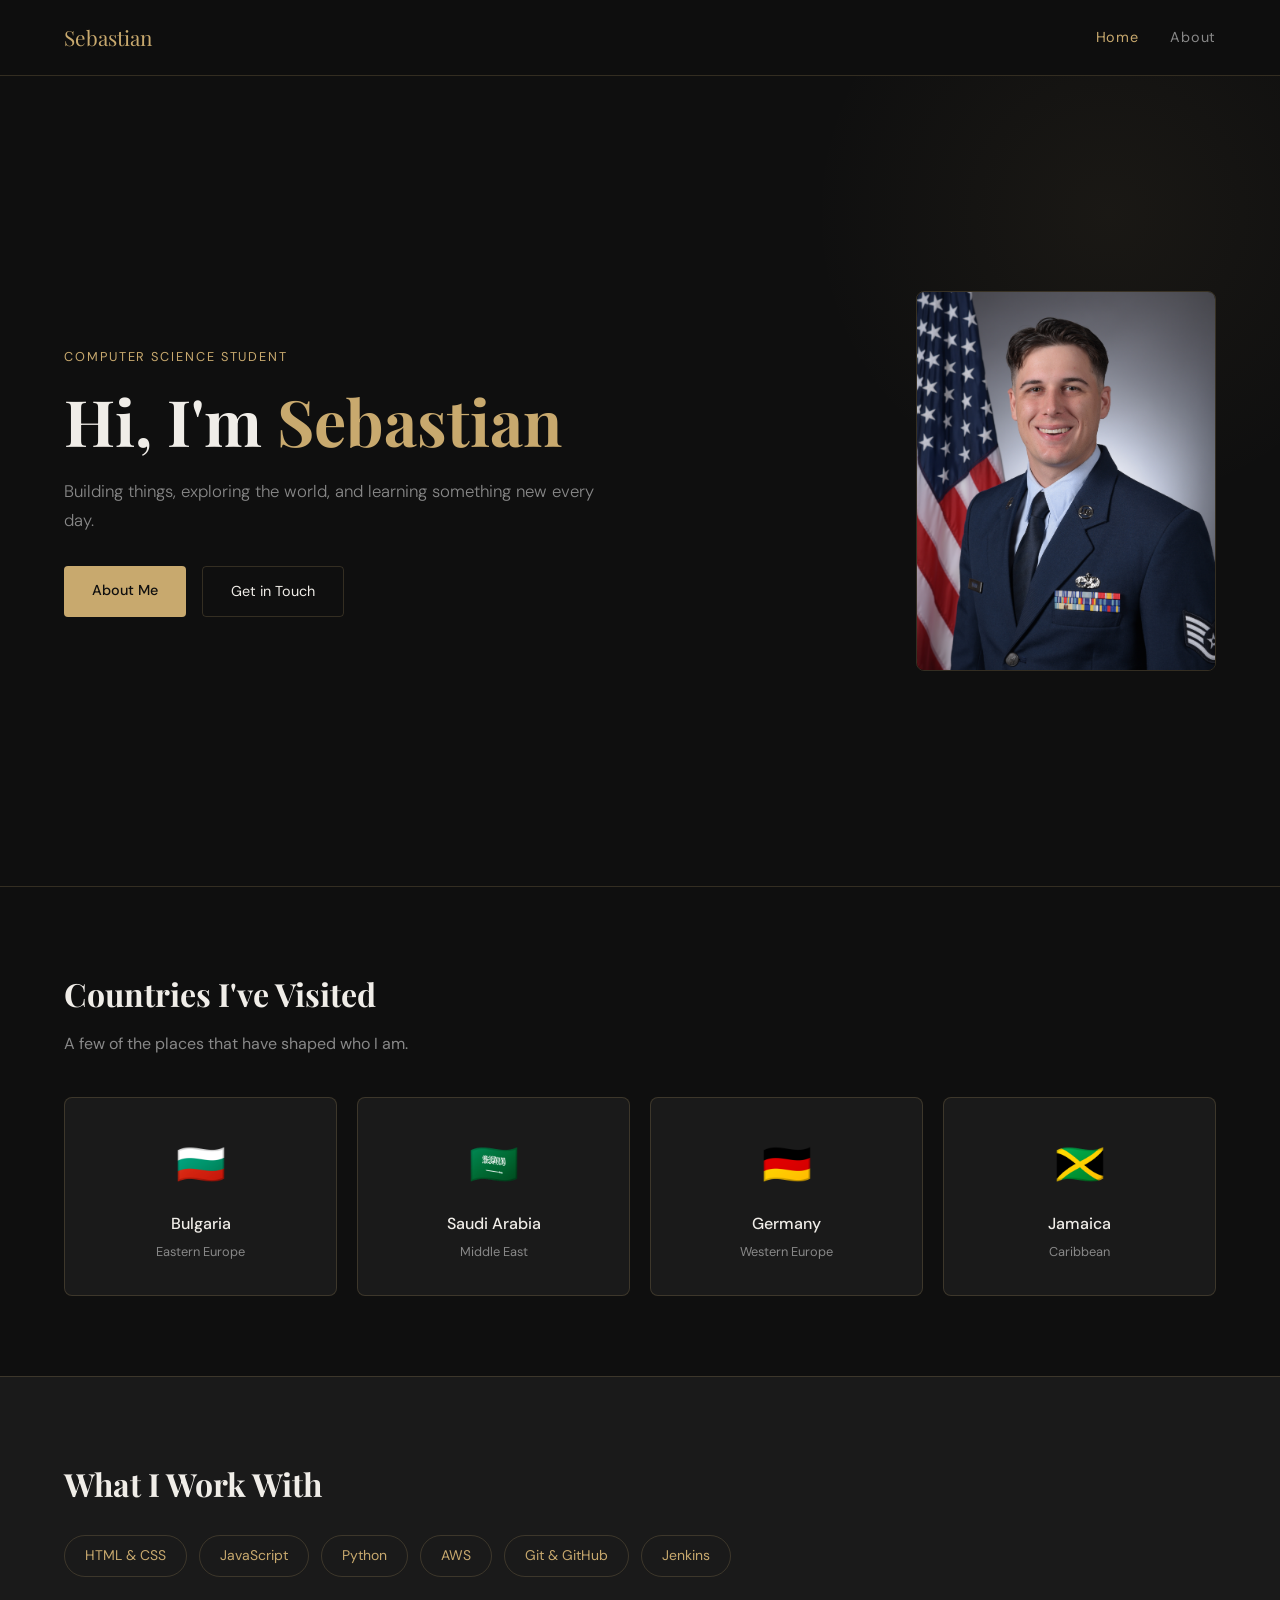
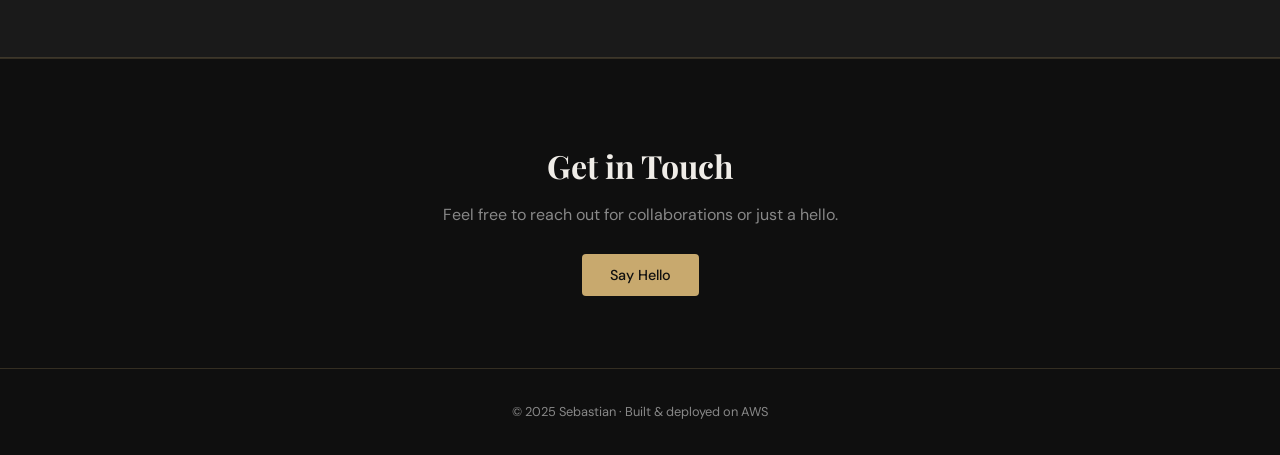
<file: index.html>
<!-- ===PORTFOLIO HOMEPAGE=== -->
<!DOCTYPE html>
<html lang="en">
<head>
  <meta charset="UTF-8" />
  <meta name="viewport" content="width=device-width, initial-scale=1.0"/>
  <title>Sebastian | CS Student</title>
  <link href="https://fonts.googleapis.com/css2?family=Playfair+Display:wght@400;700&family=DM+Sans:wght@300;400;500&display=swap" rel="stylesheet"/>
  <link rel="stylesheet" href="style.css"/>
</head>
<body>

<!-- Navigation Bar - sticky header with logo and page links -->
  <nav>
    <div class="nav-name">Sebastian</div>
    <div class="nav-links">
      <a href="index.html" class="active">Home</a>
      <a href="about.html">About</a>
    </div>
  </nav>

<!-- Hero Section - main introduction with AWS Diagram 
  <header class="hero">
    <div class="hero-content">
      <p class="hero-tag">Computer Science Student</p>
      <h1>Hi, I'm <span class="accent">Sebastian</span></h1>
      <p class="hero-sub">Building things, exploring the world, and learning something new every day.</p>
      <div class="hero-btns">
        <a href="about.html" class="btn-primary">About Me</a>
        <a href="#contact" class="btn-secondary">Get in Touch</a>
      </div>
    </div>-->

<!-- Animated globe with concentric rings 
    <div class="hero-globe">
      <div class="globe-ring"></div>
      <div class="globe-ring r2"></div>
      <div class="globe-core">🌍</div>
    </div>
  </header>-->

<!-- Hero Section -->
  <header class="hero">
    <div class="hero-content">
      <p class="hero-tag">Computer Science Student</p>
      <h1>Hi, I'm <span class="accent">Sebastian</span></h1>
      <p class="hero-sub">Building things, exploring the world, and learning something new every day.</p>
      <div class="hero-btns">
        <a href="about.html" class="btn-primary">About Me</a>
        <a href="#contact" class="btn-secondary">Get in Touch</a>
      </div>
    </div>

    <div class="hero-photo">
      <img src="AF_img.JPG" alt="Sebastian" />
    </div>
  </header>

<!-- Countries Section - showcases travel experience with flag cards -->
  <section class="countries-section">
    <h2>Countries I've Visited</h2>
    <p class="section-sub">A few of the places that have shaped who I am.</p>
    <div class="countries-grid">
      <div class="country-card">
        <div class="country-flag">🇧🇬</div>
        <div class="country-name">Bulgaria</div>
        <div class="country-region">Eastern Europe</div>
      </div>
      <div class="country-card">
        <div class="country-flag">🇸🇦</div>
        <div class="country-name">Saudi Arabia</div>
        <div class="country-region">Middle East</div>
      </div>
      <div class="country-card">
        <div class="country-flag">🇩🇪</div>
        <div class="country-name">Germany</div>
        <div class="country-region">Western Europe</div>
      </div>
      <div class="country-card">
        <div class="country-flag">🇯🇲</div>
        <div class="country-name">Jamaica</div>
        <div class="country-region">Caribbean</div>
      </div>
    </div>
  </section>

<!-- Skills Section - technical skills and tools showcase -->
  <section class="skills-section">
    <h2>What I Work With</h2>
    <div class="skills-grid">
      <div class="skill-item">HTML & CSS</div>
      <div class="skill-item">JavaScript</div>
      <div class="skill-item">Python</div>
      <div class="skill-item">AWS</div>
      <div class="skill-item">Git & GitHub</div>
      <div class="skill-item">Jenkins</div>
    </div>
  </section>

<!-- Contact Section - call to action with email link -->
  <section class="contact-section" id="contact">
    <h2>Get in Touch</h2>
    <p>Feel free to reach out for collaborations or just a hello.</p>
    <a href="mailto:sebastian@example.com" class="btn-primary">Say Hello</a>
  </section>

<!-- Footer -->
  <footer>
    <p>© 2025 Sebastian · Built & deployed on AWS</p>
  </footer>

<!-- Intersection Observer for scroll animations -->
  <script src="script.js"></script>
</body>
</html>
</file>
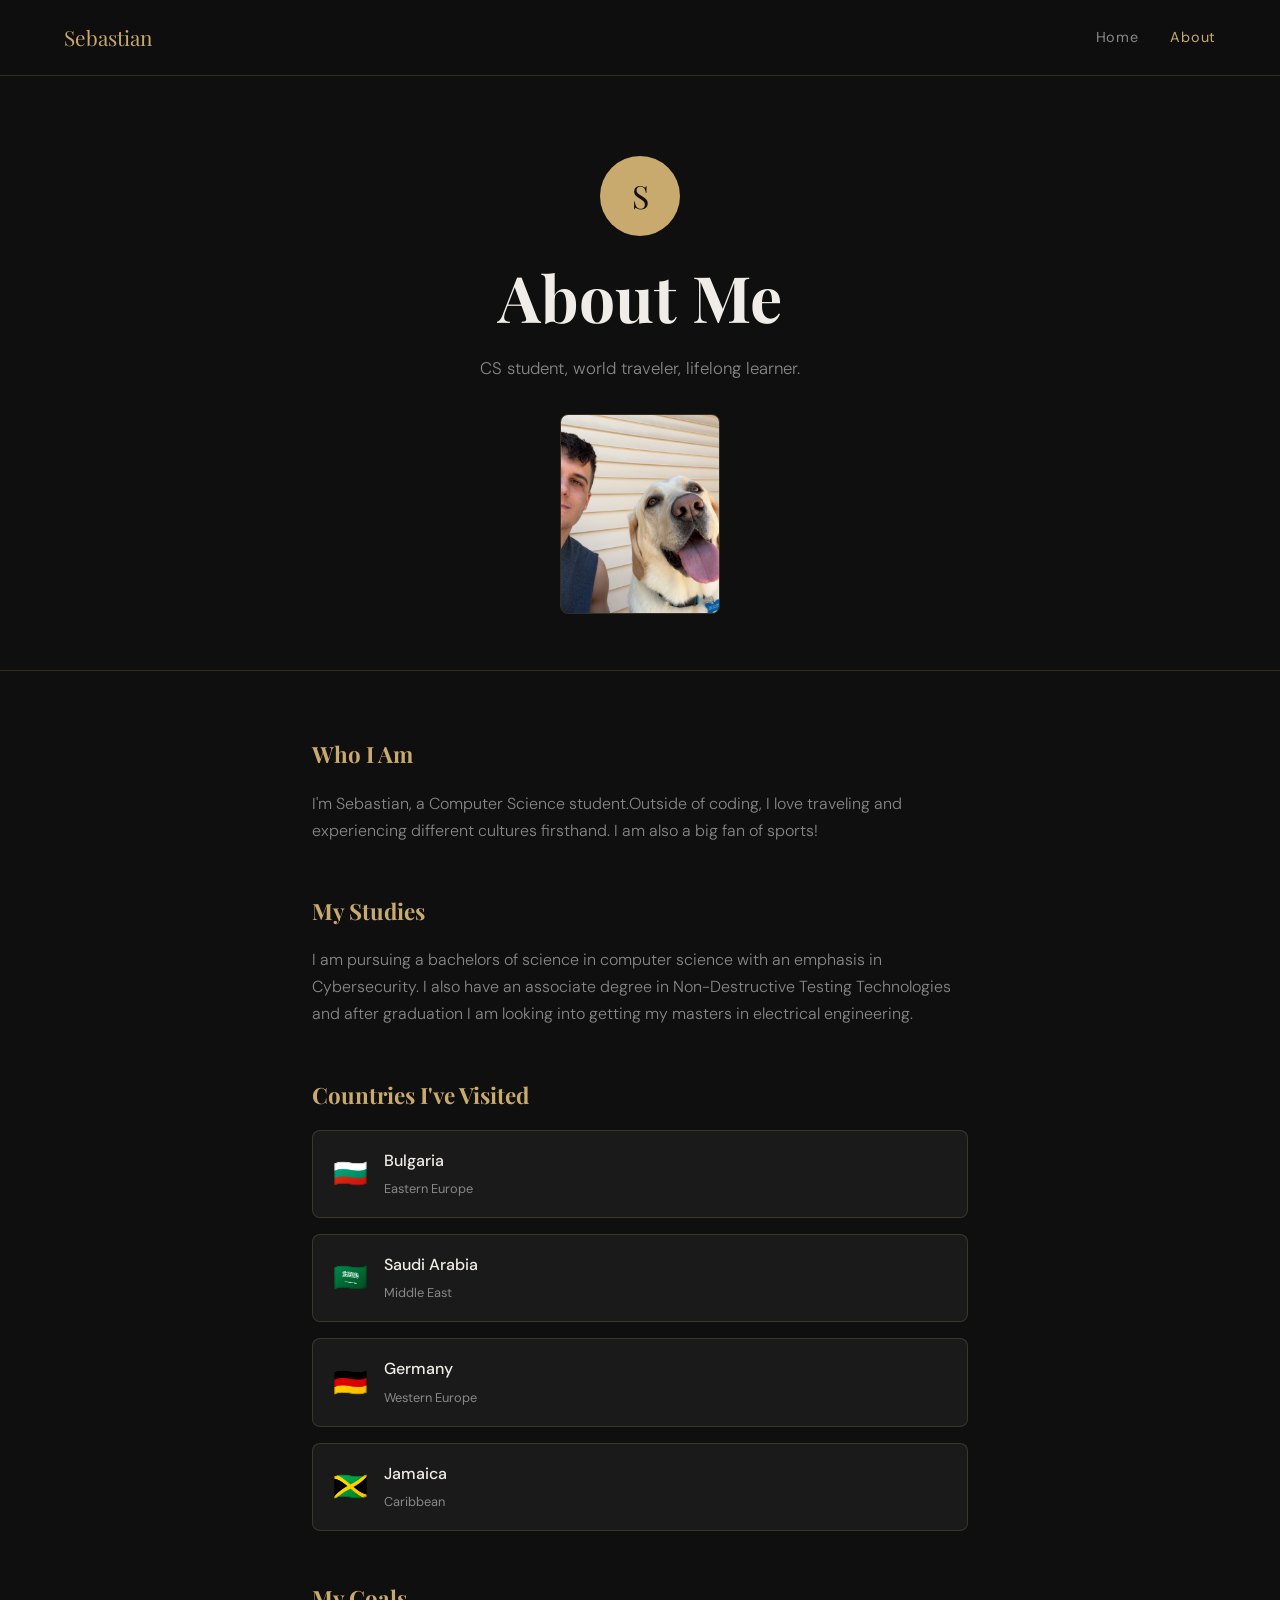
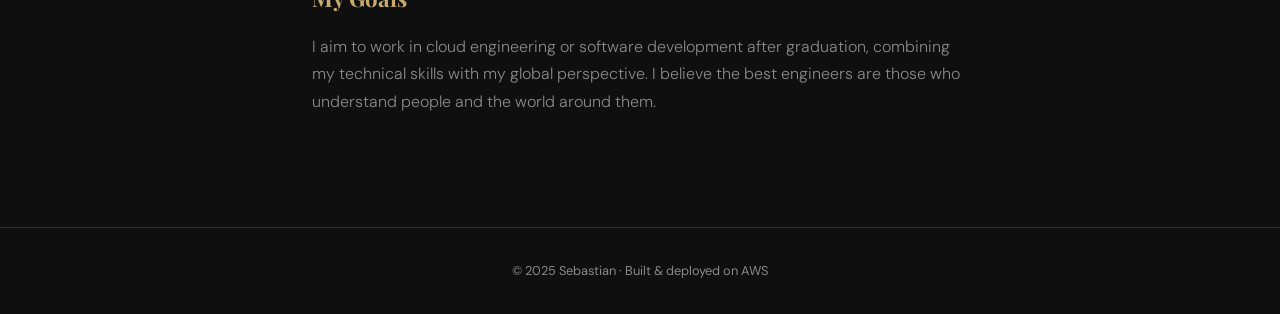
<file: about.html>
<!-- ===ABOUT PAGE=== -->

<!DOCTYPE html>
<html lang="en">
<head>
  <meta charset="UTF-8" />
  <meta name="viewport" content="width=device-width, initial-scale=1.0"/>
  <title>About | Sebastian</title>
  <link href="https://fonts.googleapis.com/css2?family=Playfair+Display:wght@400;700&family=DM+Sans:wght@300;400;500&display=swap" rel="stylesheet"/>
  <link rel="stylesheet" href="style.css"/>
</head>
<body>

<!-- Navigation Bar - consistent with homepage -->
  <nav>
    <div class="nav-name">Sebastian</div>
    <div class="nav-links">
      <a href="index.html">Home</a>
      <a href="about.html" class="active">About</a>
    </div>
  </nav>

<!-- About Hero - page header with avatar and tagline -->
  <section class="about-hero">
    <div class="about-avatar">S</div>
    <h1>About Me</h1>
    <p class="hero-sub">CS student, world traveler, lifelong learner.</p>
    <div class="about-photo">
    <img src="Reggie_img.JPG" alt="Sebastian" />
  </div>
  </section>

<!-- About Body - main content with multiple sections -->
  <section class="about-body">
    <!-- Introduction Section -->
    <div class="about-block">
      <h2>Who I Am</h2>
      <p>I'm Sebastian, a Computer Science student.Outside of coding, I love traveling and experiencing different cultures firsthand. I am also a big fan of sports!</p>
    </div>

<!-- Education Section -->
    <div class="about-block">
      <h2>My Studies</h2>
      <p>I am pursuing a bachelors of science in computer science with an emphasis in Cybersecurity. I also have an associate degree in Non-Destructive Testing Technologies and after graduation I am looking into getting my masters in electrical engineering.</p>
    </div>

<!-- Travel Experience Section -->
    <div class="about-block">
      <h2>Countries I've Visited</h2>
      <div class="about-countries">
        <div class="about-country">
          <span class="flag">🇧🇬</span>
          <div>
            <strong>Bulgaria</strong>
            <span>Eastern Europe</span>
          </div>
        </div>
        <div class="about-country">
          <span class="flag">🇸🇦</span>
          <div>
            <strong>Saudi Arabia</strong>
            <span>Middle East</span>
          </div>
        </div>
        <div class="about-country">
          <span class="flag">🇩🇪</span>
          <div>
            <strong>Germany</strong>
            <span>Western Europe</span>
          </div>
        </div>
        <div class="about-country">
          <span class="flag">🇯🇲</span>
          <div>
            <strong>Jamaica</strong>
            <span>Caribbean</span>
          </div>
        </div>
      </div>
    </div>

<!-- Career Goals Section -->
    <div class="about-block">
      <h2>My Goals</h2>
      <p>I aim to work in cloud engineering or software development after graduation, combining my technical skills with my global perspective. I believe the best engineers are those who understand people and the world around them.</p>
    </div>
  </section>

<!-- Footer -->
  <footer>
    <p>© 2025 Sebastian · Built & deployed on AWS</p>
  </footer>

<!-- Intersection Observer for scroll animations -->
  <script src="script.js"></script>
</body>
</html>
</file>
<file: style.css>
/* ================================================
   GLOBAL STYLES & CSS VARIABLES
   Dark theme color palette with gold accents
   ================================================ */

/* Reset all default margins and padding */
*, *::before, *::after { box-sizing: border-box; margin: 0; padding: 0; }

/* Color scheme - accessible from anywhere via var(--name) */
:root {
  --dark: #0f0f0f;          /* Main background */
  --dark2: #1a1a1a;         /* Secondary background */
  --dark3: #242424;         /* Tertiary background */
  --accent: #c8a96e;        /* Primary gold accent */
  --accent2: #e8c98e;       /* Secondary gold accent */
  --text: #f0ede8;          /* Primary text color */
  --muted: #888;            /* Muted/secondary text */
  --border: rgba(200,169,110,0.2); /* Transparent border */
}

/* Main body styles - applied to entire page */
body {
  font-family: 'DM Sans', sans-serif;
  background: var(--dark);
  color: var(--text);
  line-height: 1.7;
}

/* NAVIGATION BAR - sticky header */
nav {
  display: flex;
  justify-content: space-between;
  align-items: center;
  padding: 1.25rem 4rem;
  border-bottom: 1px solid var(--border);
  position: sticky; /* Stays at top when scrolling */
  top: 0;
  background: rgba(15,15,15,0.95); /* Semi-transparent */
  backdrop-filter: blur(8px); /* Blur effect behind nav */
  z-index: 100; /* Above other content */
}

/* Navigation logo */
.nav-name {
  font-family: 'Playfair Display', serif;
  font-size: 1.3rem;
  color: var(--accent);
}

/* Navigation links container */
.nav-links { display: flex; gap: 2rem; }

/* Individual navigation links */
.nav-links a {
  text-decoration: none;
  color: var(--muted);
  font-size: 0.9rem;
  letter-spacing: 0.05em;
  transition: color 0.2s; /* Smooth color transition */
}

/* Hover and active link states */
.nav-links a:hover, .nav-links a.active { color: var(--accent); }

/* HERO SECTION - main landing area */
.hero {
  min-height: 90vh; /* Full viewport height */
  display: flex;
  align-items: center;
  justify-content: space-between;
  padding: 4rem;
  gap: 2rem;
  position: relative;
  overflow: hidden;
}

/* Decorative background gradient circle */
.hero::before {
  content: '';
  position: absolute;
  top: -20%;
  right: -10%;
  width: 600px;
  height: 600px;
  background: radial-gradient(circle, rgba(200,169,110,0.06) 0%, transparent 70%);
  pointer-events: none; /* Don't interfere with clicks */
}

/* Hero text content container */
.hero-content { max-width: 560px; }

.hero-tag {
  font-size: 0.8rem;
  letter-spacing: 0.15em;
  text-transform: uppercase;
  color: var(--accent);
  margin-bottom: 1rem;
  opacity: 0;
  animation: fadeUp 0.6s ease forwards 0.1s;
}

h1 {
  font-family: 'Playfair Display', serif;
  font-size: clamp(2.5rem, 5vw, 4rem);
  line-height: 1.15;
  margin-bottom: 1.25rem;
  opacity: 0;
  animation: fadeUp 0.6s ease forwards 0.25s;
}

.accent { color: var(--accent); }

.hero-sub {
  color: var(--muted);
  font-size: 1.05rem;
  margin-bottom: 2rem;
  font-weight: 300;
  opacity: 0;
  animation: fadeUp 0.6s ease forwards 0.4s;
}

.hero-btns {
  display: flex;
  gap: 1rem;
  flex-wrap: wrap;
  opacity: 0;
  animation: fadeUp 0.6s ease forwards 0.55s;
}

.btn-primary {
  padding: 0.75rem 1.75rem;
  background: var(--accent);
  color: var(--dark);
  border-radius: 4px;
  text-decoration: none;
  font-weight: 500;
  font-size: 0.9rem;
  transition: background 0.2s, transform 0.15s;
}
.btn-primary:hover { background: var(--accent2); transform: translateY(-1px); }

.btn-secondary {
  padding: 0.75rem 1.75rem;
  border: 1px solid var(--border);
  color: var(--text);
  border-radius: 4px;
  text-decoration: none;
  font-size: 0.9rem;
  transition: border-color 0.2s, transform 0.15s;
}
.btn-secondary:hover { border-color: var(--accent); transform: translateY(-1px); }

.hero-globe {
  position: relative;
  width: 280px;
  height: 280px;
  flex-shrink: 0;
  display: flex;
  align-items: center;
  justify-content: center;
  opacity: 0;
  animation: fadeIn 1s ease forwards 0.7s;
}

.globe-ring {
  position: absolute;
  border-radius: 50%;
  border: 1px solid var(--border);
  animation: spin 18s linear infinite;
}
.globe-ring { width: 100%; height: 100%; }
.globe-ring.r2 { width: 75%; height: 75%; animation-direction: reverse; animation-duration: 12s; }

.globe-core {
  font-size: 5rem;
  z-index: 1;
  animation: float 4s ease-in-out infinite;
}

section { padding: 5rem 4rem; }

h2 {
  font-family: 'Playfair Display', serif;
  font-size: 2rem;
  margin-bottom: 0.5rem;
}

.section-sub { color: var(--muted); margin-bottom: 2.5rem; }

.countries-section { border-top: 1px solid var(--border); }

.countries-grid {
  display: grid;
  grid-template-columns: repeat(auto-fit, minmax(180px, 1fr));
  gap: 1.25rem;
  margin-top: 2rem;
}

.country-card {
  background: var(--dark2);
  border: 1px solid var(--border);
  border-radius: 8px;
  padding: 2rem 1.5rem;
  text-align: center;
  transition: transform 0.2s, border-color 0.2s;
  cursor: default;
}
.country-card:hover { transform: translateY(-4px); border-color: var(--accent); }

.country-flag { font-size: 2.5rem; margin-bottom: 0.75rem; }
.country-name { font-weight: 500; font-size: 1rem; }
.country-region { font-size: 0.8rem; color: var(--muted); margin-top: 0.25rem; }

.skills-section { background: var(--dark2); border-top: 1px solid var(--border); border-bottom: 1px solid var(--border); }

.skills-grid {
  display: flex;
  flex-wrap: wrap;
  gap: 0.75rem;
  margin-top: 1.5rem;
}

.skill-item {
  padding: 0.5rem 1.25rem;
  border: 1px solid var(--border);
  border-radius: 100px;
  font-size: 0.875rem;
  color: var(--accent);
  transition: background 0.2s;
}
.skill-item:hover { background: rgba(200,169,110,0.1); }

.contact-section { text-align: center; border-top: 1px solid var(--border); }
.contact-section p { color: var(--muted); margin-bottom: 2rem; }

footer {
  text-align: center;
  padding: 2rem;
  border-top: 1px solid var(--border);
  color: var(--muted);
  font-size: 0.8rem;
}

/* About page */
.about-hero {
  text-align: center;
  padding: 5rem 4rem 2rem;
  border-bottom: 1px solid var(--border);
}

.about-avatar {
  width: 80px;
  height: 80px;
  border-radius: 50%;
  background: var(--accent);
  color: var(--dark);
  font-family: 'Playfair Display', serif;
  font-size: 2rem;
  display: flex;
  align-items: center;
  justify-content: center;
  margin: 0 auto 1.5rem;
}

.about-body {
  max-width: 720px;
  margin: 0 auto;
  padding: 4rem 2rem;
}

.about-block { margin-bottom: 3rem; }
.about-block h2 { font-size: 1.4rem; margin-bottom: 1rem; color: var(--accent); }
.about-block p { color: var(--muted); font-weight: 300; }

.about-countries { display: flex; flex-direction: column; gap: 1rem; margin-top: 1rem; }

.about-country {
  display: flex;
  align-items: center;
  gap: 1rem;
  padding: 1rem 1.25rem;
  background: var(--dark2);
  border: 1px solid var(--border);
  border-radius: 8px;
}

.about-country .flag { font-size: 1.75rem; }
.about-country strong { display: block; font-weight: 500; }
.about-country span { font-size: 0.8rem; color: var(--muted); }

@keyframes fadeUp {
  from { opacity: 0; transform: translateY(20px); }
  to { opacity: 1; transform: translateY(0); }
}
@keyframes fadeIn { from { opacity: 0; } to { opacity: 1; } }
@keyframes spin { from { transform: rotate(0deg); } to { transform: rotate(360deg); } }
@keyframes float {
  0%, 100% { transform: translateY(0); }
  50% { transform: translateY(-10px); }
}

@media (max-width: 768px) {
  nav { padding: 1rem 1.5rem; }
  .hero { flex-direction: column; padding: 3rem 1.5rem; text-align: center; min-height: auto; }
  .hero-globe { width: 180px; height: 180px; }
  .hero-btns { justify-content: center; }
  section { padding: 3rem 1.5rem; }
  .about-hero { padding: 3rem 1.5rem 2rem; }
}

/* AWS ARCHITECTURE DIAGRAM */
.hero-diagram {
  flex-shrink: 0;
  display: flex;
  flex-direction: column;
  align-items: center;
  gap: 1rem;
  opacity: 0;
  animation: fadeIn 1s ease forwards 0.7s;
}

.diagram-label-top {
  font-size: 0.7rem;
  letter-spacing: 0.12em;
  text-transform: uppercase;
  color: var(--muted);
  margin-bottom: 0.25rem;
}

.diagram-nodes {
  display: flex;
  align-items: center;
}

.diagram-node {
  display: flex;
  flex-direction: column;
  align-items: center;
  gap: 0.35rem;
  background: var(--dark2);
  border: 1px solid var(--border);
  border-radius: 10px;
  padding: 1rem 1.1rem;
  width: 100px;
  transition: border-color 0.2s, transform 0.2s;
  cursor: default;
}
.diagram-node:hover {
  border-color: var(--accent);
  transform: translateY(-3px);
}

.node-icon { font-size: 1.6rem; }
.node-name { font-size: 0.72rem; font-weight: 500; text-align: center; color: var(--text); }
.node-tag {
  font-size: 0.6rem;
  color: var(--accent);
  background: rgba(200,169,110,0.1);
  border-radius: 100px;
  padding: 0.15rem 0.5rem;
  letter-spacing: 0.04em;
}

.diagram-arrow {
  display: flex;
  flex-direction: column;
  align-items: center;
  gap: 0.2rem;
  padding: 0 0.25rem;
}

.arrow-line {
  width: 48px;
  height: 2px;
  background: var(--border);
  position: relative;
  overflow: hidden;
  border-radius: 2px;
}

.arrow-pulse {
  position: absolute;
  top: 0; left: -100%;
  width: 50%;
  height: 100%;
  background: linear-gradient(90deg, transparent, var(--accent), transparent);
  animation: flow 1.8s linear infinite;
}

.arrow-head {
  font-size: 0.55rem;
  color: var(--accent);
  margin-top: -0.15rem;
}

.arrow-label {
  font-size: 0.58rem;
  color: var(--muted);
  letter-spacing: 0.06em;
  order: -1;
}

.diagram-files {
  display: flex;
  flex-wrap: wrap;
  gap: 0.4rem;
  justify-content: center;
  max-width: 320px;
  margin-top: 0.25rem;
}

.file-chip {
  font-size: 0.65rem;
  font-family: 'Courier New', monospace;
  color: var(--accent);
  background: rgba(200,169,110,0.08);
  border: 1px solid var(--border);
  border-radius: 4px;
  padding: 0.2rem 0.55rem;
  letter-spacing: 0.02em;
}

@keyframes flow {
  from { left: -60%; }
  to { left: 110%; }
}

/* HERO PHOTO */
.hero-photo {
  flex-shrink: 0;
  opacity: 0;
  animation: fadeIn 1s ease forwards 0.7s;
}

.hero-photo img {
  width: 300px;
  height: 380px;
  object-fit: cover;
  border-radius: 8px;
  border: 1px solid var(--border);
  display: block;
}

/* ABOUT PHOTO */
.about-photo {
  margin: 0 auto 1.5rem;
}

.about-photo img {
  width: 160px;
  height: 200px;
  object-fit: cover;
  border-radius: 8px;
  border: 1px solid var(--border);
  display: block;
  margin: 0 auto;
}
</file>
